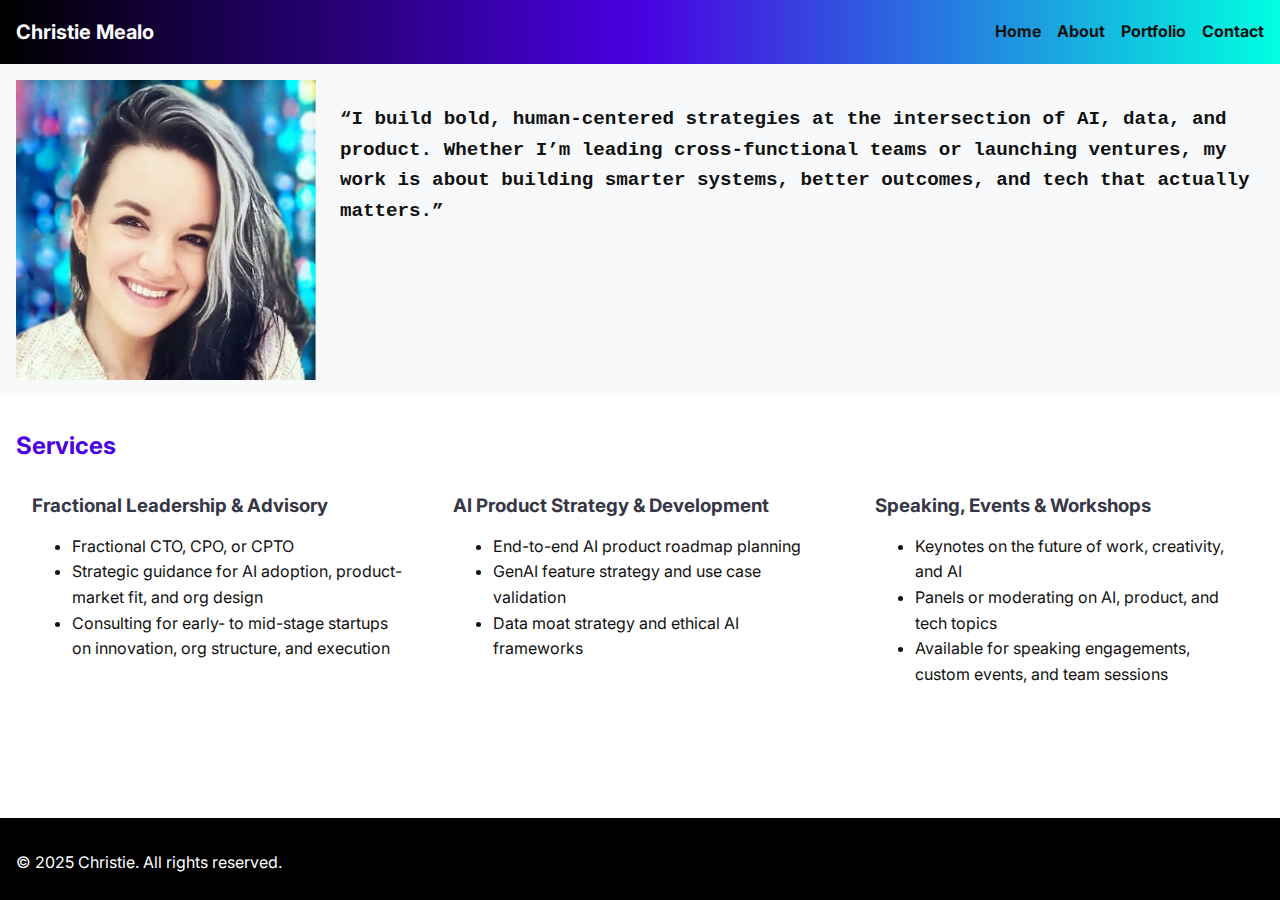
<file: index.html>
<!DOCTYPE html>
<html lang="en">
  <head>
    <meta charset="UTF-8" />
    <meta name="viewport" content="width=device-width, initial-scale=1.0" />
    <title>Christie's Personal Site</title>
    <link rel="preconnect" href="https://fonts.googleapis.com" />
    <link rel="preconnect" href="https://fonts.gstatic.com" crossorigin />
    <link
      href="https://fonts.googleapis.com/css2?family=Inter:ital,opsz,wght@0,14..32,100..900;1,14..32,100..900&display=swap"
      rel="stylesheet"
    />
    <link rel="stylesheet" href="css/styles.css" />
  </head>
  <body>
    <header>
      <div class="nav-wrapper grad-d">
        <div class="logo color-white">Christie Mealo</div>
        <nav>
          <ul class="nav">
            <li><a href="index.html">Home</a></li>
            <li><a href="about.html">About</a></li>
            <li><a href="portfolio.html">Portfolio</a></li>
            <li><a href="contact.html">Contact</a></li>
          </ul>
        </nav>
      </div>
    </header>

    <main>
      <section
        id="intro"
        class="bg-color-super-lite-cool-grey bg-color-electric-teal bg-color-soft-purple"
      >
        <div class="grid">
          <div class="photo grid-span-3">
            <img src="img/me-1.jpeg" alt="Christie's photo" />
          </div>
          <div class="blurb grid-span-9">
            <blockquote>
              <p>
                “I build bold, human-centered strategies at the intersection of
                AI, data, and product. Whether I’m leading cross-functional
                teams or launching ventures, my work is about building smarter
                systems, better outcomes, and tech that actually matters.”
              </p>
            </blockquote>
          </div>
        </div>
      </section>

      <section id="services">
        <h2 class="color-electric-purple no-mb">Services</h2>
        <div class="grid">
          <section class="service grid-span-4" id="fractional-leadership">
            <h3 class="color-cool-grey">Fractional Leadership & Advisory</h3>
            <ul>
              <li>Fractional CTO, CPO, or CPTO</li>
              <li>
                Strategic guidance for AI adoption, product-market fit, and org
                design
              </li>
              <li>
                Consulting for early- to mid-stage startups on innovation, org
                structure, and execution
              </li>
            </ul>
          </section>

          <section class="service grid-span-4" id="ai-product">
            <h3 class="color-cool-grey">AI Product Strategy & Development</h3>
            <ul>
              <li>End-to-end AI product roadmap planning</li>
              <li>GenAI feature strategy and use case validation</li>
              <li>Data moat strategy and ethical AI frameworks</li>
            </ul>
          </section>

          <section class="service grid-span-4" id="speaking-events">
            <h3 class="color-cool-grey">Speaking, Events & Workshops</h3>
            <ul>
              <li>Keynotes on the future of work, creativity, and AI</li>
              <li>Panels or moderating on AI, product, and tech topics</li>
              <li>
                Available for speaking engagements, custom events, and team
                sessions
              </li>
            </ul>
          </section>
        </div>
      </section>
    </main>

    <footer>
      <p>&copy; 2025 Christie. All rights reserved.</p>
    </footer>
  </body>
</html>
</file>
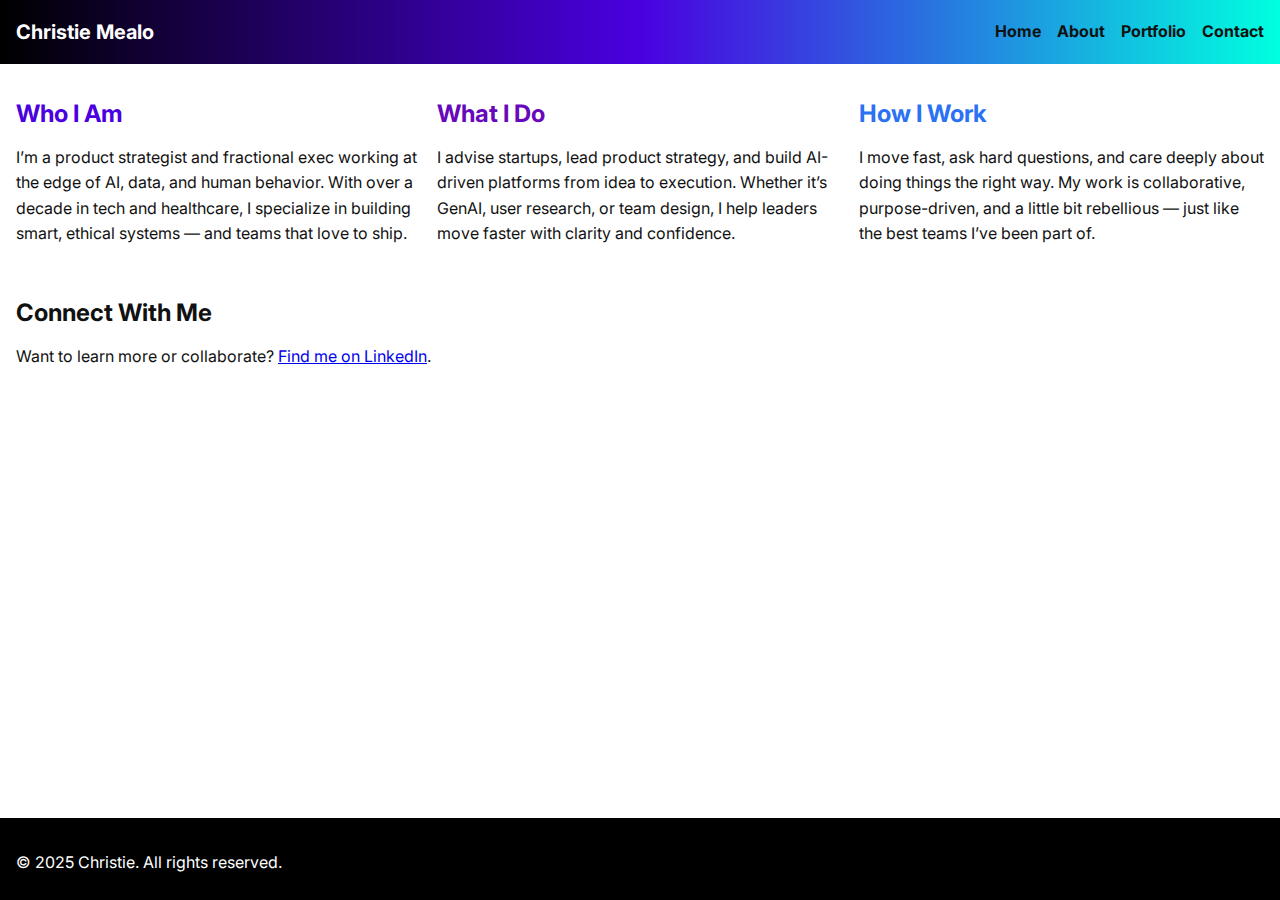
<file: about.html>
<!DOCTYPE html>
<html lang="en">
  <head>
    <meta charset="UTF-8" />
    <meta name="viewport" content="width=device-width, initial-scale=1.0" />
    <title>About Christie</title>
    <link rel="preconnect" href="https://fonts.googleapis.com" />
    <link rel="preconnect" href="https://fonts.gstatic.com" crossorigin />
    <link
      href="https://fonts.googleapis.com/css2?family=Inter:ital,opsz,wght@0,14..32,100..900;1,14..32,100..900&display=swap"
      rel="stylesheet"
    />
    <link rel="stylesheet" href="css/styles.css" />
  </head>
  <body>
    <header>
      <div class="nav-wrapper grad-d">
        <div class="logo color-white">Christie Mealo</div>
        <nav>
          <ul class="nav">
            <li><a href="index.html">Home</a></li>
            <li><a href="about.html">About</a></li>
            <li><a href="portfolio.html">Portfolio</a></li>
            <li><a href="contact.html">Contact</a></li>
          </ul>
        </nav>
      </div>
    </header>

    <main>
      <section id="about">
        <div class="grid">
          <div class="about-section grid-span-4" id="who-i-am">
            <h2 class="color-electric-purple">Who I Am</h2>
            <p>
              I’m a product strategist and fractional exec working at the edge
              of AI, data, and human behavior. With over a decade in tech and
              healthcare, I specialize in building smart, ethical systems — and
              teams that love to ship.
            </p>
          </div>

          <div class="about-section grid-span-4" id="what-i-do">
            <h2 class="color-md-purple">What I Do</h2>
            <p>
              I advise startups, lead product strategy, and build AI-driven
              platforms from idea to execution. Whether it’s GenAI, user
              research, or team design, I help leaders move faster with clarity
              and confidence.
            </p>
          </div>

          <div class="about-section grid-span-4" id="how-i-work">
            <h2 class="color-md-blue">How I Work</h2>
            <p>
              I move fast, ask hard questions, and care deeply about doing
              things the right way. My work is collaborative, purpose-driven,
              and a little bit rebellious — just like the best teams I’ve been
              part of.
            </p>
          </div>

          <div class="about-section grid-span-12" id="connect">
            <h2>Connect With Me</h2>
            <p>
              Want to learn more or collaborate?
              <a href="https://www.linkedin.com/in/christiemealo"
                >Find me on LinkedIn</a
              >.
            </p>
          </div>
        </div>
      </section>
    </main>

    <footer>
      <p>&copy; 2025 Christie. All rights reserved.</p>
    </footer>
  </body>
</html>
</file>
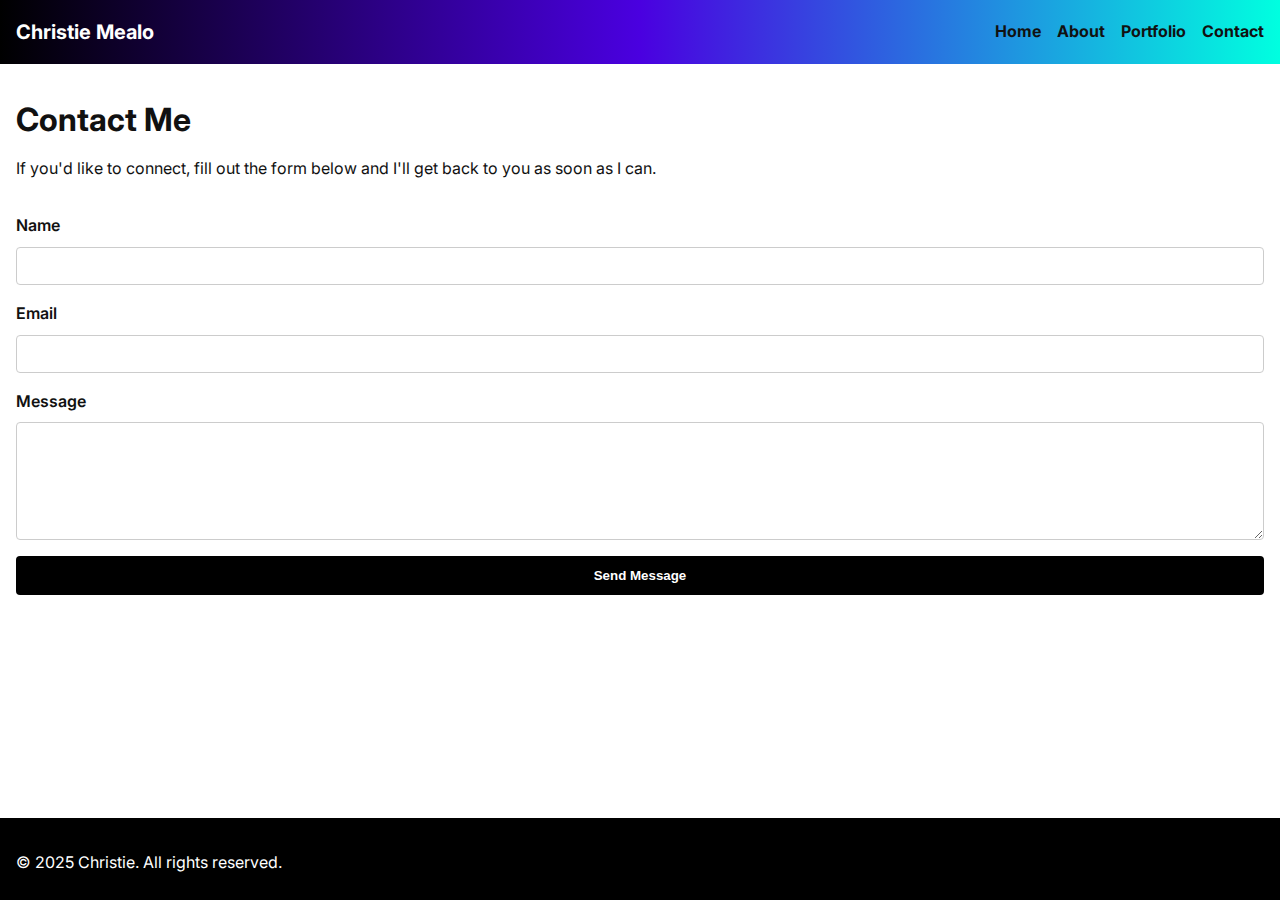
<file: contact.html>
<!DOCTYPE html>
<html lang="en">
  <head>
    <meta charset="UTF-8" />
    <meta name="viewport" content="width=device-width, initial-scale=1.0" />
    <title>Contact Christie</title>
    <link rel="preconnect" href="https://fonts.googleapis.com" />
    <link rel="preconnect" href="https://fonts.gstatic.com" crossorigin />
    <link
      href="https://fonts.googleapis.com/css2?family=Inter:ital,opsz,wght@0,14..32,100..900;1,14..32,100..900&display=swap"
      rel="stylesheet"
    />
    <link rel="stylesheet" href="css/styles.css" />
  </head>
  <body>
    <header>
      <div class="nav-wrapper grad-d">
        <div class="logo color-white">Christie Mealo</div>
        <nav>
          <ul class="nav">
            <li><a href="index.html">Home</a></li>
            <li><a href="about.html">About</a></li>
            <li><a href="portfolio.html">Portfolio</a></li>
            <li><a href="contact.html">Contact</a></li>
          </ul>
        </nav>
      </div>
    </header>

    <main>
      <section id="contact">
        <div class="grid">
          <div class="contact-head grid-span-12">
            <h1>Contact Me</h1>
            <p>
              If you'd like to connect, fill out the form below and I'll get
              back to you as soon as I can.
            </p>
          </div>

          <form id="contact-form" class="form grid-span-12">
            <div class="form-field grid-span-12 grid-span-6-md">
              <label for="name">Name</label>
              <input type="text" id="name" name="name" required />
            </div>

            <div class="form-field grid-span-12 grid-span-6-md">
              <label for="email">Email</label>
              <input type="email" id="email" name="email" required />
            </div>

            <div class="form-field grid-span-12">
              <label for="message">Message</label>
              <textarea
                id="message"
                name="message"
                rows="5"
                required
              ></textarea>
            </div>

            <div class="form-field grid-span-12">
              <button type="submit">Send Message</button>
            </div>
          </form>
        </div>
      </section>
    </main>

    <footer>
      <p>&copy; 2025 Christie. All rights reserved.</p>
    </footer>
  </body>
</html>
</file>
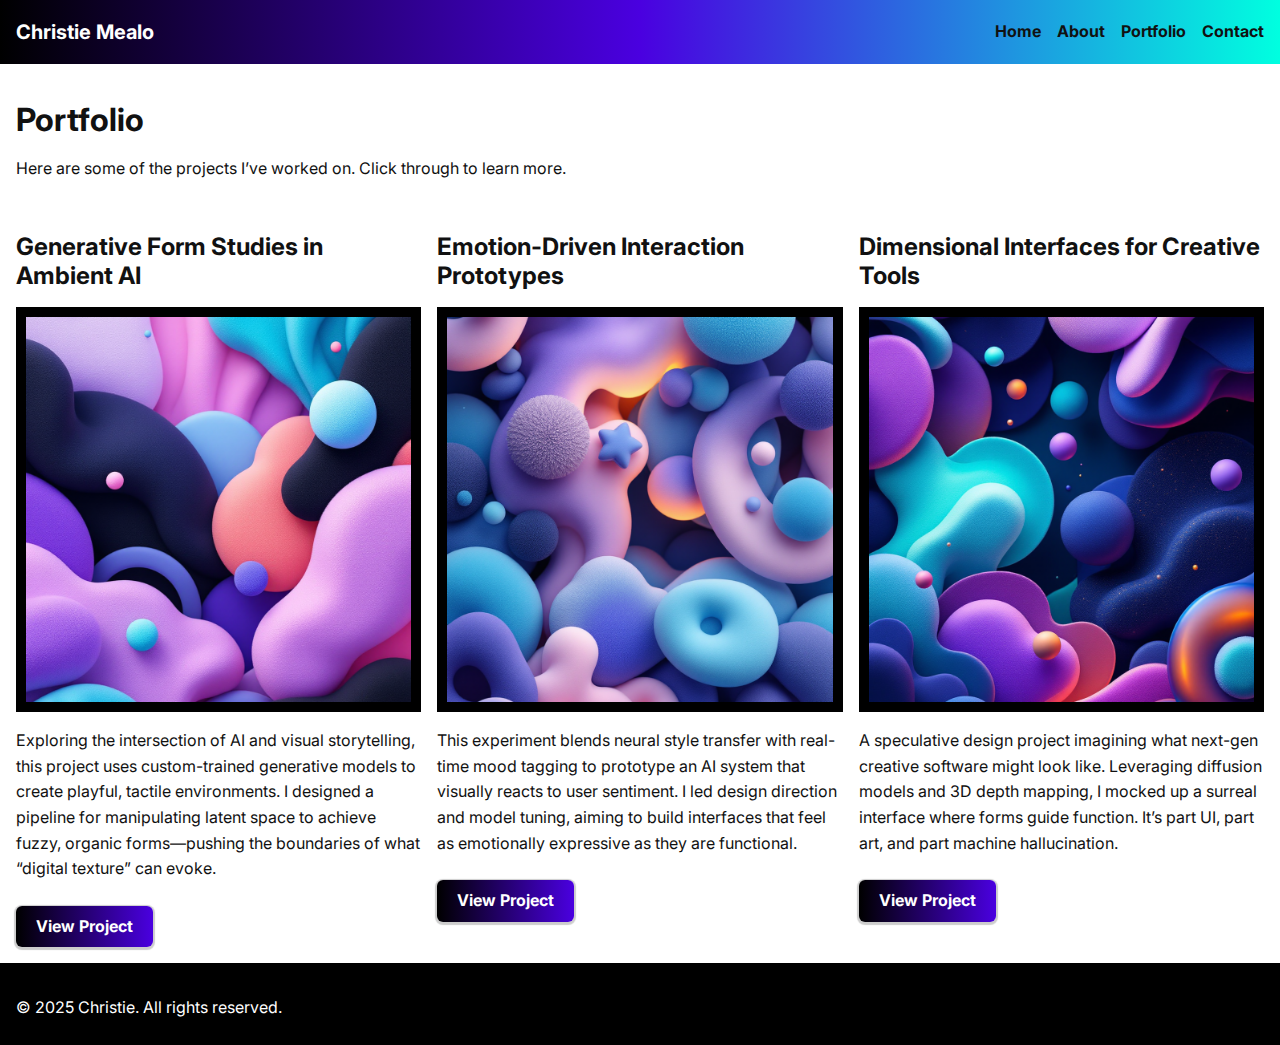
<file: portfolio.html>
<!DOCTYPE html>
<html lang="en">
  <head>
    <meta charset="UTF-8" />
    <meta name="viewport" content="width=device-width, initial-scale=1.0" />
    <title>Christie's Portfolio</title>
    <link rel="preconnect" href="https://fonts.googleapis.com" />
    <link rel="preconnect" href="https://fonts.gstatic.com" crossorigin />
    <link
      href="https://fonts.googleapis.com/css2?family=Inter:ital,opsz,wght@0,14..32,100..900;1,14..32,100..900&display=swap"
      rel="stylesheet"
    />
    <link rel="stylesheet" href="css/styles.css" />
  </head>
  <body>
    <header>
      <div class="nav-wrapper grad-d">
        <div class="logo color-white">Christie Mealo</div>
        <nav>
          <ul class="nav">
            <li><a href="index.html">Home</a></li>
            <li><a href="about.html">About</a></li>
            <li><a href="portfolio.html">Portfolio</a></li>
            <li><a href="contact.html">Contact</a></li>
          </ul>
        </nav>
      </div>
    </header>

    <main>
      <section id="portfolio-intro" class="no-pb">
        <div class="grid">
          <div class="grid-span-12">
            <h1>Portfolio</h1>
            <p>
              Here are some of the projects I’ve worked on. Click through to
              learn more.
            </p>
          </div>
        </div>
      </section>
      <section>
        <div class="grid">
          <article class="project grid-span-4">
            <h2>Generative Form Studies in Ambient AI</h2>
            <img src="img/blob-2-sq.png" alt="Screenshot of Project One" />
            <p>
              Exploring the intersection of AI and visual storytelling, this
              project uses custom-trained generative models to create playful,
              tactile environments. I designed a pipeline for manipulating
              latent space to achieve fuzzy, organic forms—pushing the
              boundaries of what “digital texture” can evoke.
            </p>
            <a
              href="https://www.linkedin.com/in/christiemealo"
              class="btn grad-a"
              >View Project</a
            >
          </article>

          <article class="project grid-span-4">
            <h2>Emotion-Driven Interaction Prototypes</h2>
            <img src="img/blob-6-sq.png" alt="Screenshot of Project Two" />
            <p>
              This experiment blends neural style transfer with real-time mood
              tagging to prototype an AI system that visually reacts to user
              sentiment. I led design direction and model tuning, aiming to
              build interfaces that feel as emotionally expressive as they are
              functional.
            </p>
            <a
              href="https://www.linkedin.com/in/christiemealo"
              class="btn grad-a"
              >View Project</a
            >
          </article>

          <article class="project grid-span-4">
            <h2>Dimensional Interfaces for Creative Tools</h2>
            <img src="img/blob-4-sq.png" alt="Screenshot of Project Three" />
            <p>
              A speculative design project imagining what next-gen creative
              software might look like. Leveraging diffusion models and 3D depth
              mapping, I mocked up a surreal interface where forms guide
              function. It’s part UI, part art, and part machine hallucination.
            </p>
            <a
              href="https://www.linkedin.com/in/christiemealo"
              class="btn grad-a"
              >View Project</a
            >
          </article>

          <!-- Add more <article> blocks as needed -->
        </div>
      </section>
    </main>

    <footer>
      <p>&copy; 2025 Christie. All rights reserved.</p>
    </footer>
  </body>
</html>
</file>
<file: css/styles.css>
/* COLORS -------------- */

/*--- Solid Background Utility Classes --- */

.bg-color-black {
  background-color: #000000;
}
.bg-color-indigo {
  background-color: #1a103d;
}
.bg-color-electric-purple {
  background-color: #4a00e0;
}
.bg-color-soft-purple {
  background-color: #8e2de2;
}
.bg-color-electric-teal {
  background-color: #00ffe0;
}
.bg-color-cool-grey {
  background-color: #363645;
}
.bg-color-super-lite-cool-grey {
  background-color: #f7f9fa;
}

/* --- Font Color Utility Classes --- */

.color-black {
  color: #000000;
}
.color-white {
  color: #ffffff;
}
.color-indigo {
  color: #1a103d;
}
.color-electric-purple {
  color: #4a00e0;
}
.color-md-purple {
  color: #6708bb;
}
.color-soft-purple {
  color: #8e2de2;
}
.color-md-blue {
  color: #2a71f4;
}
.color-electric-teal {
  color: #00ffe0;
}
.color-cool-grey {
  color: #363645;
}
.color-super-lite-cool-grey {
  color: #f7f9fa;
}

/*--- Gradient Utility Classes --- */

.grad-a {
  background: linear-gradient(90deg, #000000, #4a00e0);
}

.grad-b {
  background: linear-gradient(90deg, #1a103d, #00ffe0);
}

.grad-c {
  background: linear-gradient(90deg, #8e2de2, #00ffe0);
}

.grad-d {
  background: linear-gradient(90deg, #000000, #4a00e0, #00ffe0);
}

.grad-e {
  background: linear-gradient(90deg, #000000, #8e2de2, #00ffe0);
}

.grad-f {
  background: linear-gradient(90deg, #4a00e0, #8e2de2, #00ffe0);
}

/* Sticky Layout ------------------ */

html,
body {
  height: 100%;
  margin: 0;
  display: flex;
  flex-direction: column;
}

main {
  flex: 1; /* pushes the footer to the bottom */
}

/* NAVIGATION ------------------ */

/* --- Nav Wrapper Layout --- */
.nav-wrapper {
  display: flex;
  justify-content: space-between;
  align-items: center;
  padding: 1rem;
  background-color: #f5f5f5;
}

/* Logo Styling */
.logo {
  font-weight: 700;
  font-size: 1.25rem;
}

/* Mobile Nav Stack */
.nav {
  list-style: none;
  padding: 0;
  margin: 0;
  display: flex;
  flex-direction: column;
  gap: 0.5rem;
  text-align: center;
}

/* Nav Links */
.nav li a {
  text-decoration: none;
  color: #111;
  font-weight: 700;
  transition: color 0.2s;
}

.nav li a:hover {
  color: #ffffff;
}

/* Horizontal Layout for Desktop */
@media (min-width: 768px) {
  .nav {
    flex-direction: row;
    justify-content: flex-end;
    gap: 1rem;
  }
}

/* CONTENT  ------------------ */

/* --- Basic headings --- */
h1,
h2,
h3,
h4,
h5,
h6 {
  margin-bottom: 1rem;
  line-height: 1.2;
}

/* --- Basic Layout --- */
body {
  margin: 0;
  font-family: inter, sans-serif;
  line-height: 1.6;
  background-color: #fff;
  color: #111;
}

/* --- Global Section Spacing --- */
section {
  padding: 1rem 1rem 1rem 1rem; /* top, right, bottom, left */
}

/* --- Grid Container --- */
.grid {
  display: grid;
  gap: 1rem;
  grid-template-columns: repeat(12, 1fr);
}

/* --- Grid Column Spans - Mobile first full width --- */

.grid-span-1,
.grid-span-2,
.grid-span-3,
.grid-span-4,
.grid-span-5,
.grid-span-6,
.grid-span-7,
.grid-span-8,
.grid-span-9,
.grid-span-10,
.grid-span-11,
.grid-span-12 {
  grid-column: span 12;
}

/* --- Grid Column Spans - Web width --- */

@media (min-width: 768px) {
  .grid-span-1 {
    grid-column: span 1;
  }
  .grid-span-2 {
    grid-column: span 2;
  }
  .grid-span-3 {
    grid-column: span 3;
  }
  .grid-span-4 {
    grid-column: span 4;
  }
  .grid-span-5 {
    grid-column: span 5;
  }
  .grid-span-6 {
    grid-column: span 6;
  }
  .grid-span-7 {
    grid-column: span 7;
  }
  .grid-span-8 {
    grid-column: span 8;
  }
  .grid-span-9 {
    grid-column: span 9;
  }
  .grid-span-10 {
    grid-column: span 10;
  }
  .grid-span-11 {
    grid-column: span 11;
  }
  .grid-span-12 {
    grid-column: span 12;
  }
}

.photo img {
  width: 100%;
  height: auto;
  display: block;
  max-width: 100%;
}

/* FORM  ------------------ */

/* --- Form layout --- */
.form {
  display: grid;
  grid-template-columns: repeat(12, 1fr);
  gap: 1rem;
}

.form-field {
  display: flex;
  flex-direction: column;
}

.form-field label {
  margin-bottom: 0.5rem;
  font-weight: 600;
}

.form-field input,
.form-field textarea {
  padding: 0.5rem;
  border: 1px solid #ccc;
  border-radius: 4px;
  font-family: inherit;
  font-size: 1rem;
}

button[type="submit"] {
  padding: 0.75rem 1.25rem;
  background-color: #000;
  color: #fff;
  border: none;
  font-weight: bold;
  border-radius: 4px;
  cursor: pointer;
}

button[type="submit"]:hover {
  background-color: #333;
}

blockquote {
  font-family: "Courier New", Courier, monospace;
  font-size: 1.2rem;
  font-weight: 800;
  line-height: 1.6;
  padding: 0.5rem;
  margin: 1rem 0;
}

blockquote p {
  margin: 0;
}

/* PORTFOLIO -----------  */

article.project img {
  border: 10px solid #000;
  width: 100%;
  max-width: 100%;
  height: auto;
  display: block;
  box-sizing: border-box;
  object-fit: cover;
}

/* Generic Button Style */
.btn {
  display: inline-block;
  padding: 0.5rem 1.25rem;
  margin-top: 0.5rem;
  font-weight: bold;
  text-decoration: none;
  color: #ffffff;
  border-radius: 6px;
  transition: all 0.3s ease;
  box-shadow: 0 1px 1px 2px rgba(0, 0, 0, 0.2); /* box-shadow: offset-x | offset-y | blur-radius | spread-radius | color */
}

/*  Hover  Button*/
.btn:hover {
  transform: translateY(-2px);
  box-shadow: 0 6px 12px rgba(0, 0, 0, 0.3);
  opacity: 0.95;
}

/* FOOTER -----------  */

footer {
  padding: 1rem 1rem 0.5rem 1rem; /* top, right, bottom, left */
  background-color: #000;
  color: #fff;
}

/* OTHER SPECIAL CLASSES & OVERRIDES */

/* Remove top padding */
.no-pt {
  padding-top: 0 !important;
}

/* Remove bottom padding */
.no-pb {
  padding-bottom: 0 !important;
}

.no-mt {
  margin-top: 0 !important;
}

/* Remove bottom margin */
.no-mb {
  margin-bottom: 0 !important;
}
</file>
